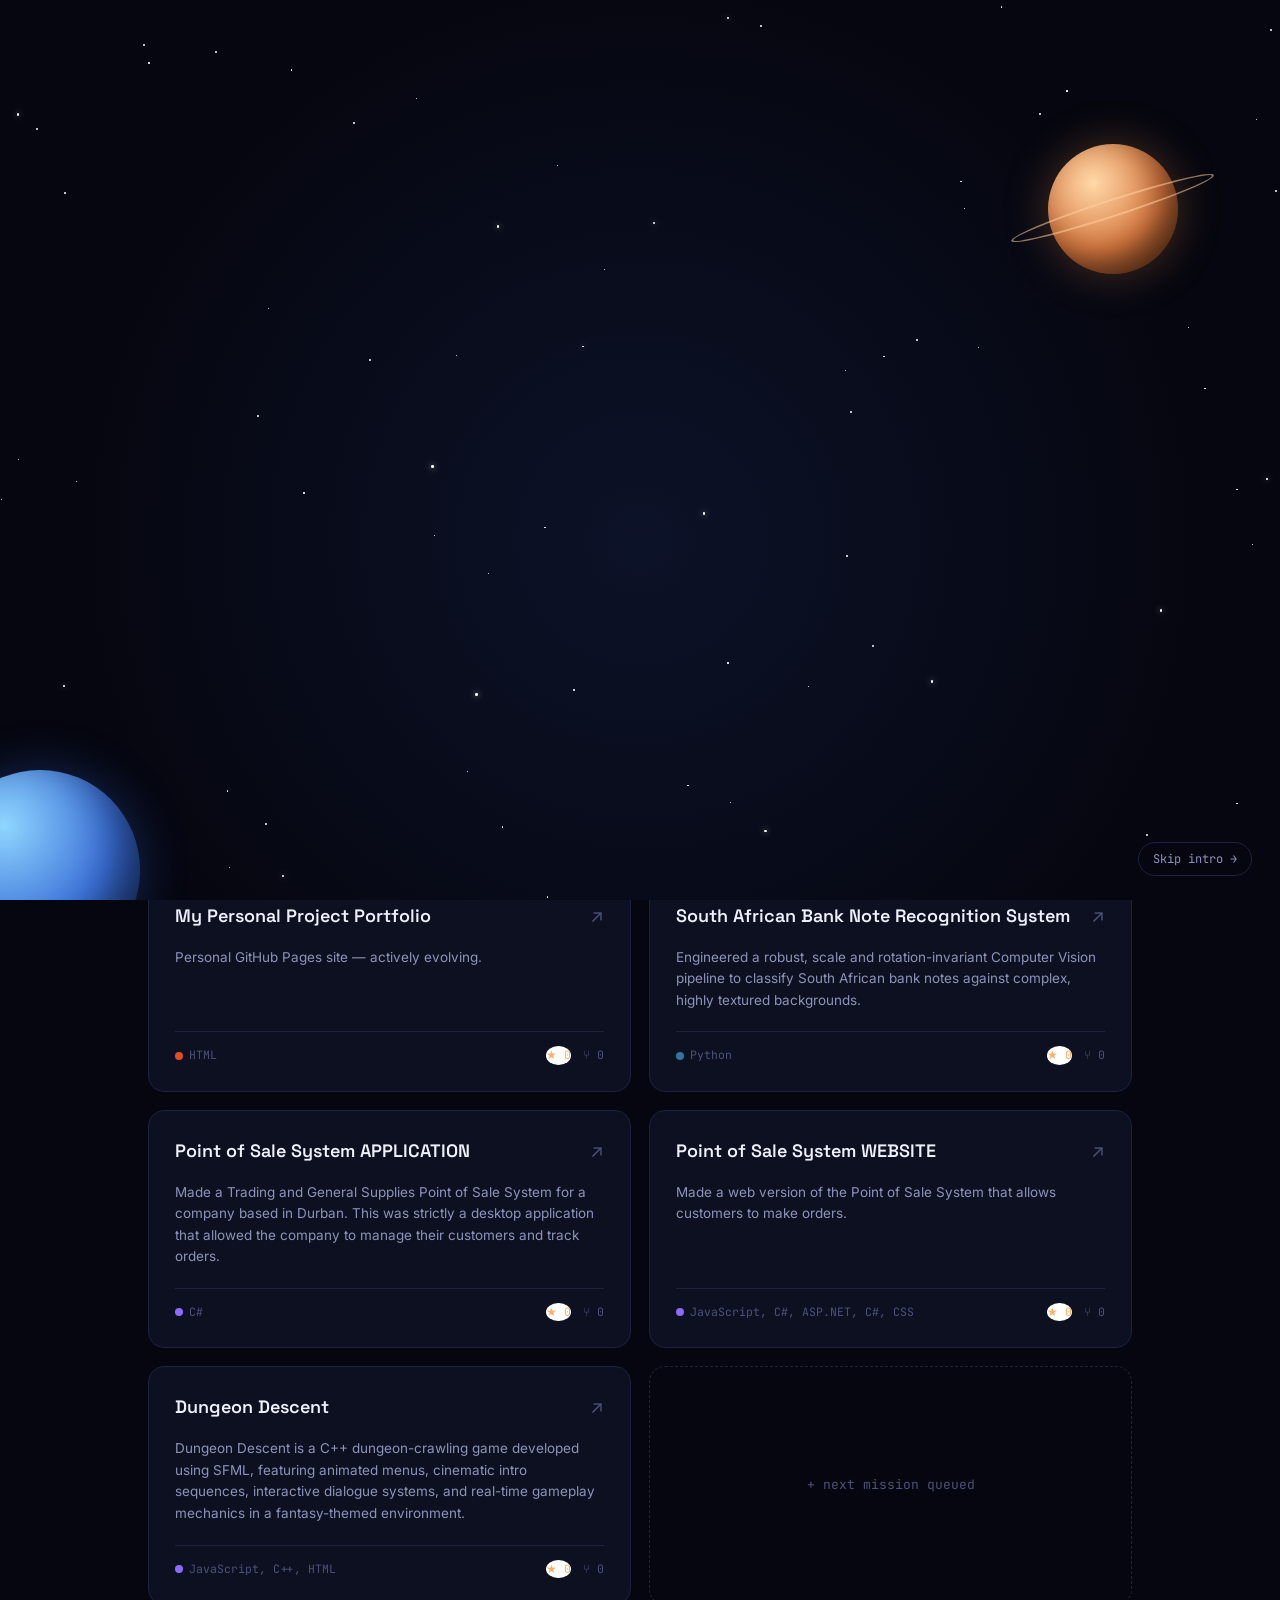
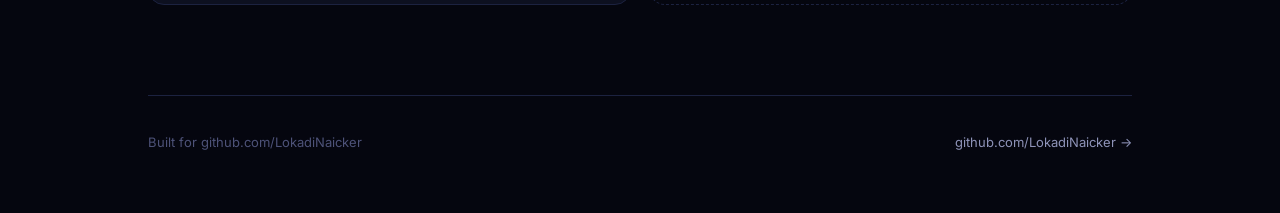
<file: index.html>
<!DOCTYPE html>
<html lang="en">
<head>
<meta charset="UTF-8" />
<meta name="viewport" content="width=device-width, initial-scale=1.0" />
<title>Lokadi Naicker — Projects</title>
<link rel="preconnect" href="https://fonts.googleapis.com">
<link rel="preconnect" href="https://fonts.gstatic.com" crossorigin>
<link href="https://fonts.googleapis.com/css2?family=Space+Grotesk:wght@500;600;700&family=Inter:wght@400;500;600&family=JetBrains+Mono:wght@400;500&display=swap" rel="stylesheet">
<style>
  :root{
    --bg: #05060f;
    --surface: #0d1020;
    --surface-2: #131a30;
    --ink: #eef0fb;
    --ink-dim: #8e93b8;
    --ink-faint: #4d5278;
    --cyan: #5eead4;
    --violet: #8b6bff;
    --warm: #ffb066;
    --line: #1c2240;
    --grad: linear-gradient(135deg, var(--cyan), var(--violet));

    --f-display: 'Space Grotesk', sans-serif;
    --f-body: 'Inter', sans-serif;
    --f-mono: 'JetBrains Mono', monospace;
  }

  *{ margin:0; padding:0; box-sizing:border-box; }
  html{ scroll-behavior:smooth; }

  body{
    background: var(--bg);
    color: var(--ink);
    font-family: var(--f-body);
    font-size:16px;
    line-height:1.6;
    -webkit-font-smoothing:antialiased;
  }

  a{ color:inherit; }
  :focus-visible{ outline:2px solid var(--warm); outline-offset:3px; }

  .wrap{ max-width:1040px; margin:0 auto; padding:0 28px; }

  /* ---------------- stars (shared) ---------------- */
  .star{
    position:absolute; border-radius:50%; background:#fff;
    animation-name: twinkle; animation-iteration-count: infinite; animation-timing-function: ease-in-out;
  }
  .star.bright{ box-shadow: 0 0 6px rgba(255,255,255,.8); }
  @keyframes twinkle{ 0%,100%{ opacity:.15; } 50%{ opacity:1; } }

  /* ---------------- nav ---------------- */
  nav{
    position:sticky; top:0; z-index:40;
    backdrop-filter: blur(10px);
    background: rgba(5,6,15,0.7);
    border-bottom:1px solid var(--line);
  }
  .nav-row{
    display:flex; align-items:center; justify-content:space-between;
    padding:18px 28px;
    max-width:1040px; margin:0 auto;
  }
  .nav-mark{ font-family:var(--f-display); font-weight:700; font-size:16px; letter-spacing:-0.01em; }
  .nav-mark span{ background:var(--grad); -webkit-background-clip:text; background-clip:text; color:transparent; }
  .nav-link{
    font-size:13px; color:var(--ink-dim); text-decoration:none;
    border:1px solid var(--line); padding:8px 14px; border-radius:100px;
    transition: border-color .15s ease, color .15s ease;
  }
  .nav-link:hover{ border-color:var(--cyan); color:var(--ink); }

  /* ---------------- hero ---------------- */
  .hero{ position:relative; overflow:hidden; padding:110px 0 90px; }
  .hero .starfield{ position:absolute; inset:0; overflow:hidden; pointer-events:none; z-index:0; }
  .nebula{
    position:absolute; width:480px; height:480px; border-radius:50%;
    background: var(--grad); filter: blur(130px); opacity:0.13;
    top:-200px; left:-180px; pointer-events:none; z-index:0; will-change: transform;
  }
  @media (prefers-reduced-motion: no-preference){ .nebula{ transition: transform .6s ease-out; } }

  .hero-planet{
    position:absolute; border-radius:50%; pointer-events:none; z-index:0;
    width:150px; height:150px; right:-30px; top:-20px;
    background: radial-gradient(circle at 34% 30%, #ffd9a8, #d9783f 55%, #5c2c14 100%);
    box-shadow: inset -16px -16px 34px rgba(0,0,0,.45), 0 0 50px rgba(255,150,80,.22);
  }
  .hero-planet::after{
    content:""; position:absolute; left:-32%; right:-32%; top:44%; height:13px;
    border:2px solid rgba(255,210,160,.45); border-radius:50%; transform: rotate(-18deg);
  }

  .hero-inner{ position:relative; z-index:1; }
  .eyebrow{
    font-family:var(--f-mono); font-size:12.5px; color:var(--ink-faint);
    letter-spacing:0.06em; text-transform:uppercase;
    display:flex; align-items:center; gap:8px; margin-bottom:22px;
  }
  .eyebrow .pulse{ width:7px; height:7px; border-radius:50%; background:#5fe3b3; flex-shrink:0; }
  @media (prefers-reduced-motion: no-preference){ .eyebrow .pulse{ animation: pulse 2.2s ease-in-out infinite; } }
  @keyframes pulse{ 0%,100%{ opacity:1; } 50%{ opacity:0.35; } }

  h1{
    font-family:var(--f-display); font-weight:700;
    font-size: clamp(40px, 6.4vw, 76px);
    line-height:1.03; letter-spacing:-0.02em;
    margin-bottom:24px; max-width:760px;
  }
  h1 .accent{ background:var(--grad); -webkit-background-clip:text; background-clip:text; color:transparent; }

  .lede{ font-size:17px; color:var(--ink-dim); max-width:520px; margin-bottom:38px; }

  .hero-actions{ display:flex; flex-wrap:wrap; gap:14px; }
  .btn{
    font-family:var(--f-body); font-weight:600; font-size:14px;
    padding:13px 22px; border-radius:10px;
    text-decoration:none; display:inline-flex; align-items:center; gap:8px;
    cursor:pointer; border:1px solid transparent;
    transition: transform .15s ease;
  }
  .btn-grad{ background:var(--grad); color:#05060f; }
  .btn-ghost{ background:var(--surface); border-color:var(--line); color:var(--ink); }
  .btn-ghost:hover{ border-color:var(--cyan); }
  .btn[data-magnetic]{ will-change: transform; }

  /* ---------------- stats ---------------- */
  .stats{
    display:flex; flex-wrap:wrap; gap:34px;
    padding:34px 0; border-top:1px solid var(--line); border-bottom:1px solid var(--line);
    margin-bottom:80px; position:relative; z-index:1;
  }
  .stat{ display:flex; flex-direction:column; gap:4px; }
  .stat-num{ font-family:var(--f-display); font-size:28px; font-weight:600; }
  .stat-label{ font-size:12px; color:var(--ink-faint); font-family:var(--f-mono); letter-spacing:0.04em; }

  /* ---------------- projects ---------------- */
  .section-head{
    display:flex; justify-content:space-between; align-items:baseline; flex-wrap:wrap; gap:14px;
    margin-bottom:30px;
  }
  .section-head h2{ font-family:var(--f-display); font-size:26px; font-weight:600; }
  .section-head p{ font-size:14px; color:var(--ink-faint); }

  .sort-row{ display:flex; gap:8px; }
  .chip{
    font-family:var(--f-mono); font-size:11.5px; color:var(--ink-dim);
    border:1px solid var(--line); background:var(--surface);
    padding:6px 12px; border-radius:100px; cursor:pointer;
  }
  .chip.active{ border-color:var(--warm); color:var(--warm); }

  .grid{
    display:grid; grid-template-columns: repeat(2, 1fr); gap:18px;
    margin-bottom:90px; perspective: 1200px;
  }
  @media (max-width:680px){ .grid{ grid-template-columns: 1fr; } }

  .card{
    position:relative; background: var(--surface); border:1px solid var(--line);
    border-radius:16px; padding:26px; text-decoration:none; color:var(--ink);
    display:flex; flex-direction:column;
    transform: rotateX(var(--ry, 0deg)) rotateY(var(--rx, 0deg));
    transition: transform .15s ease, border-color .2s ease;
    overflow:hidden;
  }
  .card::before{
    content:""; position:absolute; inset:0; border-radius:16px;
    background: radial-gradient(280px circle at var(--mx,50%) var(--my,50%), rgba(94,234,212,0.14), transparent 60%);
    opacity:0; transition: opacity .2s ease; pointer-events:none;
  }
  .card:hover::before, .card:focus-visible::before{ opacity:1; }

  .card-top{ display:flex; justify-content:space-between; align-items:flex-start; margin-bottom:16px; }
  .card-name{ font-family:var(--f-display); font-size:18px; font-weight:600; }
  .card-arrow{ color:var(--ink-faint); font-size:18px; transition: transform .15s ease, color .15s ease; }
  .card:hover .card-arrow{ transform: translate(3px,-3px); color:var(--warm); }

  .card-desc{ font-size:13.5px; color:var(--ink-dim); margin-bottom:20px; flex-grow:1; }

  .card-meta{
    display:flex; align-items:center; justify-content:space-between;
    font-family:var(--f-mono); font-size:11.5px; color:var(--ink-faint);
    border-top:1px solid var(--line); padding-top:14px; flex-wrap:wrap; gap:8px;
  }
  .lang{ display:inline-flex; align-items:center; gap:6px; }
  .lang-dot{ width:8px; height:8px; border-radius:50%; }
  .meta-right{ display:flex; gap:12px; }
  .meta-right .star{ color:var(--warm); position:static; animation:none; }

  .empty-slot{
    border:1px dashed var(--line); border-radius:16px;
    padding:26px; display:flex; align-items:center; justify-content:center;
    color:var(--ink-faint); font-size:13px; font-family:var(--f-mono); text-align:center;
  }

  /* ---------------- footer ---------------- */
  footer{
    border-top:1px solid var(--line); padding:36px 0 60px;
    display:flex; justify-content:space-between; flex-wrap:wrap; gap:14px;
    font-size:13px; color:var(--ink-faint);
  }
  footer a{ color:var(--ink-dim); text-decoration:none; }
  footer a:hover{ color:var(--ink); }

  /* ---------------- intro overlay ---------------- */
  .intro-overlay{
    position:fixed; inset:0; z-index:200;
    background: radial-gradient(circle at 50% 60%, #0c1228, var(--bg) 70%);
    overflow:hidden; transition: opacity .6s ease;
  }
  .intro-overlay.intro-done{ opacity:0; pointer-events:none; }
  .intro-scene{ position:relative; width:100%; height:100%; }

  .planet-depart{
    position:absolute; left:-60px; bottom:-70px; width:200px; height:200px; border-radius:50%;
    background: radial-gradient(circle at 32% 28%, #8fd6ff, #3a6fd8 55%, #142a66 100%);
    box-shadow: inset -18px -18px 40px rgba(0,0,0,.45), 0 0 50px rgba(63,120,255,.3);
    opacity:0; animation: fadeScaleIn .9s ease forwards;
  }
  .planet-dest{
    position:absolute; right:8%; top:16%; width:130px; height:130px; border-radius:50%;
    background: radial-gradient(circle at 35% 30%, #ffd9a8, #d9783f 55%, #5c2c14 100%);
    box-shadow: inset -14px -14px 32px rgba(0,0,0,.45), 0 0 46px rgba(255,150,80,.28);
    opacity:0; animation: fadeScaleIn .9s ease forwards; animation-delay:.2s;
  }
  .planet-dest::after{
    content:""; position:absolute; left:-32%; right:-32%; top:42%; height:14px;
    border:2px solid rgba(255,210,160,.55); border-radius:50%; transform: rotate(-18deg);
  }
  @keyframes fadeScaleIn{ from{ opacity:0; transform:scale(.88); } to{ opacity:1; transform:scale(1); } }

  .intro-scene .star-layer{ position:absolute; inset:0; overflow:hidden; }

  /* ---------------- rocket ---------------- */
  .rocket-wrap{
    position:absolute; left:6%; bottom:14%; width:30px; height:50px;
    transform: rotate(35deg) scale(.9); opacity:0;
  }
  .rocket-wrap.fly{ animation: rocketFlight 3.6s cubic-bezier(.45,0,.55,1) forwards; animation-delay:.5s; }
  @keyframes rocketFlight{
    0%{ left:6%; bottom:14%; transform: rotate(35deg) scale(.9); opacity:0; }
    8%{ opacity:1; }
    35%{ left:38%; bottom:46%; transform: rotate(15deg) scale(1); }
    70%{ left:66%; bottom:60%; transform: rotate(-6deg) scale(1.05); }
    100%{ left:84%; bottom:54%; transform: rotate(-18deg) scale(.55); opacity:0; }
  }
  .rocket{ position:relative; width:100%; height:100%; }
  .r-body{
    position:absolute; left:7px; top:8px; width:16px; height:30px;
    background: linear-gradient(180deg, #f4f5fc, #b9bedc); border-radius:8px 8px 4px 4px;
  }
  .r-nose{
    position:absolute; left:7px; top:-6px; width:0; height:0;
    border-left:8px solid transparent; border-right:8px solid transparent; border-bottom:14px solid var(--violet);
  }
  .r-window{
    position:absolute; left:11px; top:14px; width:7px; height:7px; border-radius:50%;
    background:var(--cyan); box-shadow:0 0 6px rgba(94,234,212,.85);
  }
  .r-fin-l{ position:absolute; left:1px; top:26px; width:0; height:0; border-top:9px solid transparent; border-right:9px solid var(--cyan); }
  .r-fin-r{ position:absolute; right:1px; top:26px; width:0; height:0; border-top:9px solid transparent; border-left:9px solid var(--cyan); }
  .r-flame{
    position:absolute; left:9px; top:34px; width:12px; height:17px;
    background: radial-gradient(circle at 50% 0%, #fff6c8, var(--warm) 55%, transparent 80%);
    border-radius:50% 50% 60% 60%; filter:blur(.5px);
    animation: flameFlicker .14s ease-in-out infinite alternate;
  }
  @keyframes flameFlicker{ from{ transform:scaleY(.85) scaleX(.9); } to{ transform:scaleY(1.18) scaleX(1.05); } }

  .warp-flash{
    position:absolute; right:11%; top:24%; width:10px; height:10px; border-radius:50%;
    background:#fff; opacity:0; pointer-events:none;
  }
  .warp-flash.go{ animation: warpFlash .5s ease-out forwards; animation-delay:3.9s; }
  @keyframes warpFlash{
    0%{ opacity:0; transform:scale(1); box-shadow:0 0 0 rgba(255,255,255,0); }
    40%{ opacity:1; transform:scale(1); box-shadow:0 0 60px 30px rgba(255,255,255,.9); }
    100%{ opacity:0; transform:scale(1); box-shadow:0 0 120px 70px rgba(255,255,255,0); }
  }

  .skip-intro{
    position:absolute; bottom:24px; right:28px;
    background:transparent; border:1px solid var(--line); color:var(--ink-dim);
    font-family:var(--f-mono); font-size:12px; padding:8px 14px; border-radius:100px;
    cursor:pointer; opacity:0; animation: fadeInSkip .4s ease forwards; animation-delay:1s;
  }
  .skip-intro:hover{ border-color:var(--warm); color:var(--ink); }
  @keyframes fadeInSkip{ to{ opacity:1; } }

  @media (max-width:680px){
    .planet-dest{ right:2%; width:100px; height:100px; }
    .hero-planet{ width:100px; height:100px; }
  }
</style>
</head>
<body>

<div class="intro-overlay" id="introOverlay">
  <div class="intro-scene">
    <div class="star-layer" id="introStars"></div>
    <div class="planet-depart"></div>
    <div class="planet-dest"></div>
    <div class="warp-flash" id="warpFlash"></div>
    <div class="rocket-wrap" id="rocketWrap">
      <div class="rocket">
        <div class="r-nose"></div>
        <div class="r-body"></div>
        <div class="r-window"></div>
        <div class="r-fin-l"></div>
        <div class="r-fin-r"></div>
        <div class="r-flame"></div>
      </div>
    </div>
  </div>
  <button class="skip-intro" id="skipIntro" type="button">Skip intro →</button>
</div>

<nav>
  <div class="nav-row">
    <div class="nav-mark">Lokadi<span> Naicker</span></div>
    <a class="nav-link" href="https://github.com/LokadiNaicker" target="_blank" rel="noopener">GitHub ↗</a>
  </div>
</nav>

<header class="hero">
  <div class="starfield" id="heroStars"></div>
  <div class="nebula" id="nebula" aria-hidden="true"></div>
  <div class="hero-planet" aria-hidden="true"></div>
  <div class="wrap hero-inner">
    <div class="eyebrow"><span class="pulse"></span> mission status: active · github.com/LokadiNaicker</div>
    <h1>Currently in <span class="accent">orbit</span>.</h1>
    <p class="lede">A live feed of what's launched on GitHub — pulled straight from mission control, no embellishment.</p>
    <div class="hero-actions">
      <a class="btn btn-grad" data-magnetic href="https://github.com/LokadiNaicker" target="_blank" rel="noopener">View GitHub profile</a>
      <button class="btn btn-ghost" data-magnetic id="toProjects" type="button">See Projects ↓</button>
    </div>
  </div>
</header>

<main class="wrap">

  <div class="stats" id="LANGUAGES">
    <div class="stat"><span class="stat-num" id="statRepos">C++</span><span class="stat-label"></span></div>
    <div class="stat"><span class="stat-num" id="statStars">JAVA</span><span class="stat-label"></span></div>
    <div class="stat"><span class="stat-num" id="statFollowers">HTML</span><span class="stat-label"></span></div>
    <div class="stat"><span class="stat-num" id="statLang">Python</span><span class="stat-label">TOP LANGUAGE</span></div>
  </div>

  <section id="projects">
    <div class="section-head">
      <div>
        <h2>Projects</h2>
        <p>Live from the GitHub API — updates automatically as new repos launch.</p>
      </div>
      <div class="sort-row">
        <button class="chip active" data-sort="stars" type="button">★ stars</button>
        <button class="chip" data-sort="updated" type="button">recent</button>
        <button class="chip" data-sort="name" type="button">a–z</button>
      </div>
    </div>
    <div class="grid" id="grid"><!-- populated by JS --></div>
  </section>

  <footer>
    <span>Built for github.com/LokadiNaicker</span>
    <a href="https://github.com/LokadiNaicker" target="_blank" rel="noopener">github.com/LokadiNaicker →</a>
  </footer>

</main>

<script>
(function(){
  "use strict";
  var USERNAME = "LokadiNaicker";
  var reduceMotion = window.matchMedia("(prefers-reduced-motion: reduce)").matches;

  /* real snapshot — always shown immediately, no waiting on network */
  var DEFAULT_USER = {
    public_repos: 1, followers: 2,
    avatar_url: "https://avatars.githubusercontent.com/u/199980539?v=4",
    bio: null
  };
  var DEFAULT_REPOS = [
    {
      name: "My Personal Project Portfolio",
      description: "Personal GitHub Pages site — actively evolving.",
      html_url: "https://github.com/LokadiNaicker/LokadiNaicker.github.io",
      language: "HTML",
      stargazers_count: 0,
      forks_count: 0,
      updated_at: null
    },

    {
    name: "South African Bank Note Recognition System",
    description: "Engineered a robust, scale and rotation-invariant Computer Vision pipeline to classify South African bank notes against complex, highly textured backgrounds.",
    html_url: "https://github.com/ArjunRamphal/COMP702Project",
    language: "Python",
    stargazers_count: 0,
    forks_count: 0,
    updated_at: null
    },

    {
    name: "Point of Sale System APPLICATION",
    description: "Made a Trading and General Supplies Point of Sale System for a company based in Durban. This was strictly a desktop application that allowed the company to manage their customers and track orders.",
    html_url: "https://github.com/ArjunRamphal/DnD-Trading",
    language: "C#",
    stargazers_count: 0,
    forks_count: 0,
    updated_at: null
    },

    {
    name: "Point of Sale System WEBSITE",
    description: "Made a web version of the Point of Sale System that allows customers to make orders.",
    html_url: "https://github.com/ArjunRamphal/DNDWebsite",
    language: "JavaScript, C#, ASP.NET, C#, CSS",
    stargazers_count: 0,
    forks_count: 0,
    updated_at: null
    },

    {
    name: "Dungeon Descent",
    description: "Dungeon Descent is a C++ dungeon-crawling game developed using SFML, featuring animated menus, cinematic intro sequences, interactive dialogue systems, and real-time gameplay mechanics in a fantasy-themed environment.",
    html_url: "https://github.com/ArjunRamphal/Dungeon_Descent",
    language: "JavaScript, C++, HTML",
    stargazers_count: 0,
    forks_count: 0,
    updated_at: null
    }
 

  ];

  var repoData = DEFAULT_REPOS.slice();
  var userData = DEFAULT_USER;

  var LANG_COLORS = {
    JavaScript:"#f1e05a", TypeScript:"#3178c6", Python:"#3572A5", HTML:"#e34c26",
    CSS:"#563d7c", Go:"#00ADD8", Rust:"#dea584", Java:"#b07219", "C++":"#f34b7d",
    C:"#9c9c9c", Shell:"#89e051", Ruby:"#701516", PHP:"#4F5D95", Swift:"#F05138",
    Kotlin:"#A97BFF", Vue:"#41b883"
  };
  function langColor(l){ return LANG_COLORS[l] || "#8b6bff"; }

  function escapeHtml(s){
    return String(s).replace(/[&<>"']/g, function(c){
      return ({"&":"&amp;","<":"&lt;",">":"&gt;",'"':"&quot;","'":"&#39;"})[c];
    });
  }
  function timeAgo(dateStr){
    if(!dateStr) return null;
    var diff = (Date.now() - new Date(dateStr).getTime()) / 1000;
    if(diff < 60) return Math.floor(diff) + "s ago";
    diff /= 60; if(diff < 60) return Math.floor(diff) + "m ago";
    diff /= 60; if(diff < 24) return Math.floor(diff) + "h ago";
    diff /= 24; if(diff < 30) return Math.floor(diff) + "d ago";
    diff /= 30; if(diff < 12) return Math.floor(diff) + "mo ago";
    diff /= 12; return Math.floor(diff) + "y ago";
  }

  function renderStats(){
    var totalStars = repoData.reduce(function(s,r){ return s + (r.stargazers_count||0); }, 0);
    var langCount = {};
    repoData.forEach(function(r){ if(r.language) langCount[r.language] = (langCount[r.language]||0)+1; });
    var topLang = Object.keys(langCount).sort(function(a,b){ return langCount[b]-langCount[a]; })[0] || "n/a";

    document.getElementById("statRepos").textContent = userData.public_repos;
    document.getElementById("statStars").textContent = totalStars;
    document.getElementById("statFollowers").textContent = userData.followers;
    document.getElementById("statLang").textContent = topLang;
  }

  function renderGrid(list){
    var grid = document.getElementById("grid");
    if(!list.length){
      grid.innerHTML = '<div class="empty-slot">no missions logged yet — check back soon</div>';
      return;
    }
    var html = list.map(function(repo){
      var desc = repo.description ? escapeHtml(repo.description) : "No description yet.";
      var lang = repo.language;
      var langHtml = lang
        ? '<span class="lang"><span class="lang-dot" style="background:' + langColor(lang) + '"></span>' + escapeHtml(lang) + '</span>'
        : '<span></span>';
      var ago = timeAgo(repo.updated_at);
      return (
        '<a class="card" href="' + repo.html_url + '" target="_blank" rel="noopener">' +
          '<div class="card-top"><span class="card-name">' + escapeHtml(repo.name) + '</span><span class="card-arrow">↗</span></div>' +
          '<div class="card-desc">' + desc + '</div>' +
          '<div class="card-meta">' + langHtml +
            '<span class="meta-right">' +
              (ago ? '<span>' + ago + '</span>' : '') +
              '<span class="star">★ ' + (repo.stargazers_count||0) + '</span>' +
              '<span>⑂ ' + (repo.forks_count||0) + '</span>' +
            '</span>' +
          '</div>' +
        '</a>'
      );
    }).join("");
    html += '<div class="empty-slot">+ next mission queued</div>';
    grid.innerHTML = html;
  }

  function sortAndRender(key){
    var sorted = repoData.slice();
    if(key === "stars") sorted.sort(function(a,b){ return (b.stargazers_count||0)-(a.stargazers_count||0); });
    else if(key === "updated") sorted.sort(function(a,b){ return new Date(b.updated_at||0)-new Date(a.updated_at||0); });
    else if(key === "name") sorted.sort(function(a,b){ return a.name.localeCompare(b.name); });
    renderGrid(sorted);
  }

  document.querySelectorAll(".chip").forEach(function(btn){
    btn.addEventListener("click", function(){
      document.querySelectorAll(".chip").forEach(function(b){ b.classList.remove("active"); });
      btn.classList.add("active");
      sortAndRender(btn.dataset.sort);
    });
  });

  document.getElementById("toProjects").addEventListener("click", function(){
    document.getElementById("projects").scrollIntoView({ behavior: reduceMotion ? "auto" : "smooth" });
  });

  /* ---------------- starfield generator ---------------- */
  function createStars(container, count){
    if(!container) return;
    for(var i=0;i<count;i++){
      var s = document.createElement("div");
      var bright = Math.random() < 0.15;
      s.className = "star" + (bright ? " bright" : "");
      var size = bright ? (1.6 + Math.random()*1.4) : (1 + Math.random()*1.2);
      s.style.width = size + "px";
      s.style.height = size + "px";
      s.style.left = (Math.random()*100).toFixed(1) + "%";
      s.style.top = (Math.random()*100).toFixed(1) + "%";
      var dur = 2 + Math.random()*3.5;
      s.style.animationDuration = dur.toFixed(1) + "s";
      s.style.animationDelay = (-Math.random()*dur).toFixed(1) + "s";
      container.appendChild(s);
    }
  }
  createStars(document.getElementById("introStars"), reduceMotion ? 40 : 70);
  createStars(document.getElementById("heroStars"), reduceMotion ? 0 : 35);

  /* ---------------- intro sequence ---------------- */
  var introOverlay = document.getElementById("introOverlay");
  var skipBtn = document.getElementById("skipIntro");
  var rocketWrap = document.getElementById("rocketWrap");
  var warpFlash = document.getElementById("warpFlash");

  function endIntro(){
    if(!introOverlay || introOverlay.dataset.done) return;
    introOverlay.dataset.done = "1";
    introOverlay.classList.add("intro-done");
    document.body.style.overflow = "";
    setTimeout(function(){ introOverlay.style.display = "none"; }, 650);
  }

  if(reduceMotion){
    if(introOverlay) introOverlay.style.display = "none";
  } else if(introOverlay){
    document.body.style.overflow = "hidden";
    rocketWrap.classList.add("fly");
    warpFlash.classList.add("go");
    skipBtn.addEventListener("click", endIntro);
    setTimeout(endIntro, 4400);
  }

  renderStats();
  sortAndRender("stars");

  /* attempt to refresh live from the GitHub API; silently keep snapshot on failure */
  Promise.all([
    fetch("https://api.github.com/users/" + USERNAME).then(function(r){ if(!r.ok) throw 0; return r.json(); }),
    fetch("https://api.github.com/users/" + USERNAME + "/repos?per_page=100&sort=updated").then(function(r){ if(!r.ok) throw 0; return r.json(); })
  ]).then(function(results){
    userData = results[0] || userData;
    if(Array.isArray(results[1]) && results[1].length){ repoData = results[1]; 

   repoData.push(
{
    name: "South African Bank Note Recognition System",
    description: "Engineered a robust, scale and rotation-invariant Computer Vision pipeline to classify South African bank notes against complex, highly textured backgrounds.",
    html_url: "https://github.com/ArjunRamphal/COMP702Project",
    language: "Python",
    stargazers_count: 0,
    forks_count: 0,
    updated_at: null
},
{
    name: "Point of Sale System APPLICATION",
    description: "Developed a Point of Sale desktop application for a Durban-based trading and general supplies company. The system manages customers, orders and business operations.",
    html_url: "https://github.com/ArjunRamphal/DnD-Trading",
    language: "C#",
    stargazers_count: 0,
    forks_count: 0,
    updated_at: null
},
{
    name: "Point of Sale System WEBSITE",
    description: "Developed a web-based Point of Sale platform allowing customers to place and manage orders online.",
    html_url: "https://github.com/ArjunRamphal/DNDWebsite",
    language: "JavaScript, ASP.NET, C#, CSS",
    stargazers_count: 0,
    forks_count: 0,
    updated_at: null
},
{
    name: "Dungeon Descent",
    description: "Dungeon Descent is a C++ dungeon-crawling game developed using SFML, featuring animated menus, cinematic intro sequences, interactive dialogue systems, and real-time gameplay mechanics in a fantasy-themed environment.",
    html_url: "https://github.com/ArjunRamphal/Dungeon_Descent",
    language: "JavaScript, C++, HTML",
    stargazers_count: 0,
    forks_count: 0,
    updated_at: null
}


);

    }
    renderStats();
    var active = document.querySelector(".chip.active");
    sortAndRender(active ? active.dataset.sort : "stars");
  }).catch(function(){ /* keep static snapshot, no error shown to user */ });

  /* ---------------- card tilt + spotlight ---------------- */
  if(!reduceMotion){
    document.addEventListener("pointermove", function(e){
      var card = e.target.closest && e.target.closest(".card");
      if(!card) return;
      var rect = card.getBoundingClientRect();
      var x = (e.clientX - rect.left) / rect.width;
      var y = (e.clientY - rect.top) / rect.height;
      card.style.setProperty("--rx", ((x-0.5)*8).toFixed(2) + "deg");
      card.style.setProperty("--ry", ((0.5-y)*8).toFixed(2) + "deg");
      card.style.setProperty("--mx", (x*100).toFixed(1) + "%");
      card.style.setProperty("--my", (y*100).toFixed(1) + "%");
    });
    document.addEventListener("pointerleave", function(e){
      var card = e.target.closest && e.target.closest(".card");
      if(card){ card.style.setProperty("--rx","0deg"); card.style.setProperty("--ry","0deg"); }
    }, true);

    document.querySelectorAll("[data-magnetic]").forEach(function(btn){
      btn.addEventListener("pointermove", function(e){
        var r = btn.getBoundingClientRect();
        var mx = e.clientX - (r.left + r.width/2);
        var my = e.clientY - (r.top + r.height/2);
        btn.style.transform = "translate(" + (mx*0.18).toFixed(1) + "px," + (my*0.25).toFixed(1) + "px)";
      });
      btn.addEventListener("pointerleave", function(){ btn.style.transform = "translate(0,0)"; });
    });

    document.addEventListener("pointermove", function(e){
      var nebula = document.getElementById("nebula");
      var x = (e.clientX / window.innerWidth - 0.5) * 40;
      var y = (e.clientY / window.innerHeight - 0.5) * 40;
      nebula.style.transform = "translate(" + x.toFixed(1) + "px," + y.toFixed(1) + "px)";
    });
  }
})();
</script>

</body>
</html>
</file>
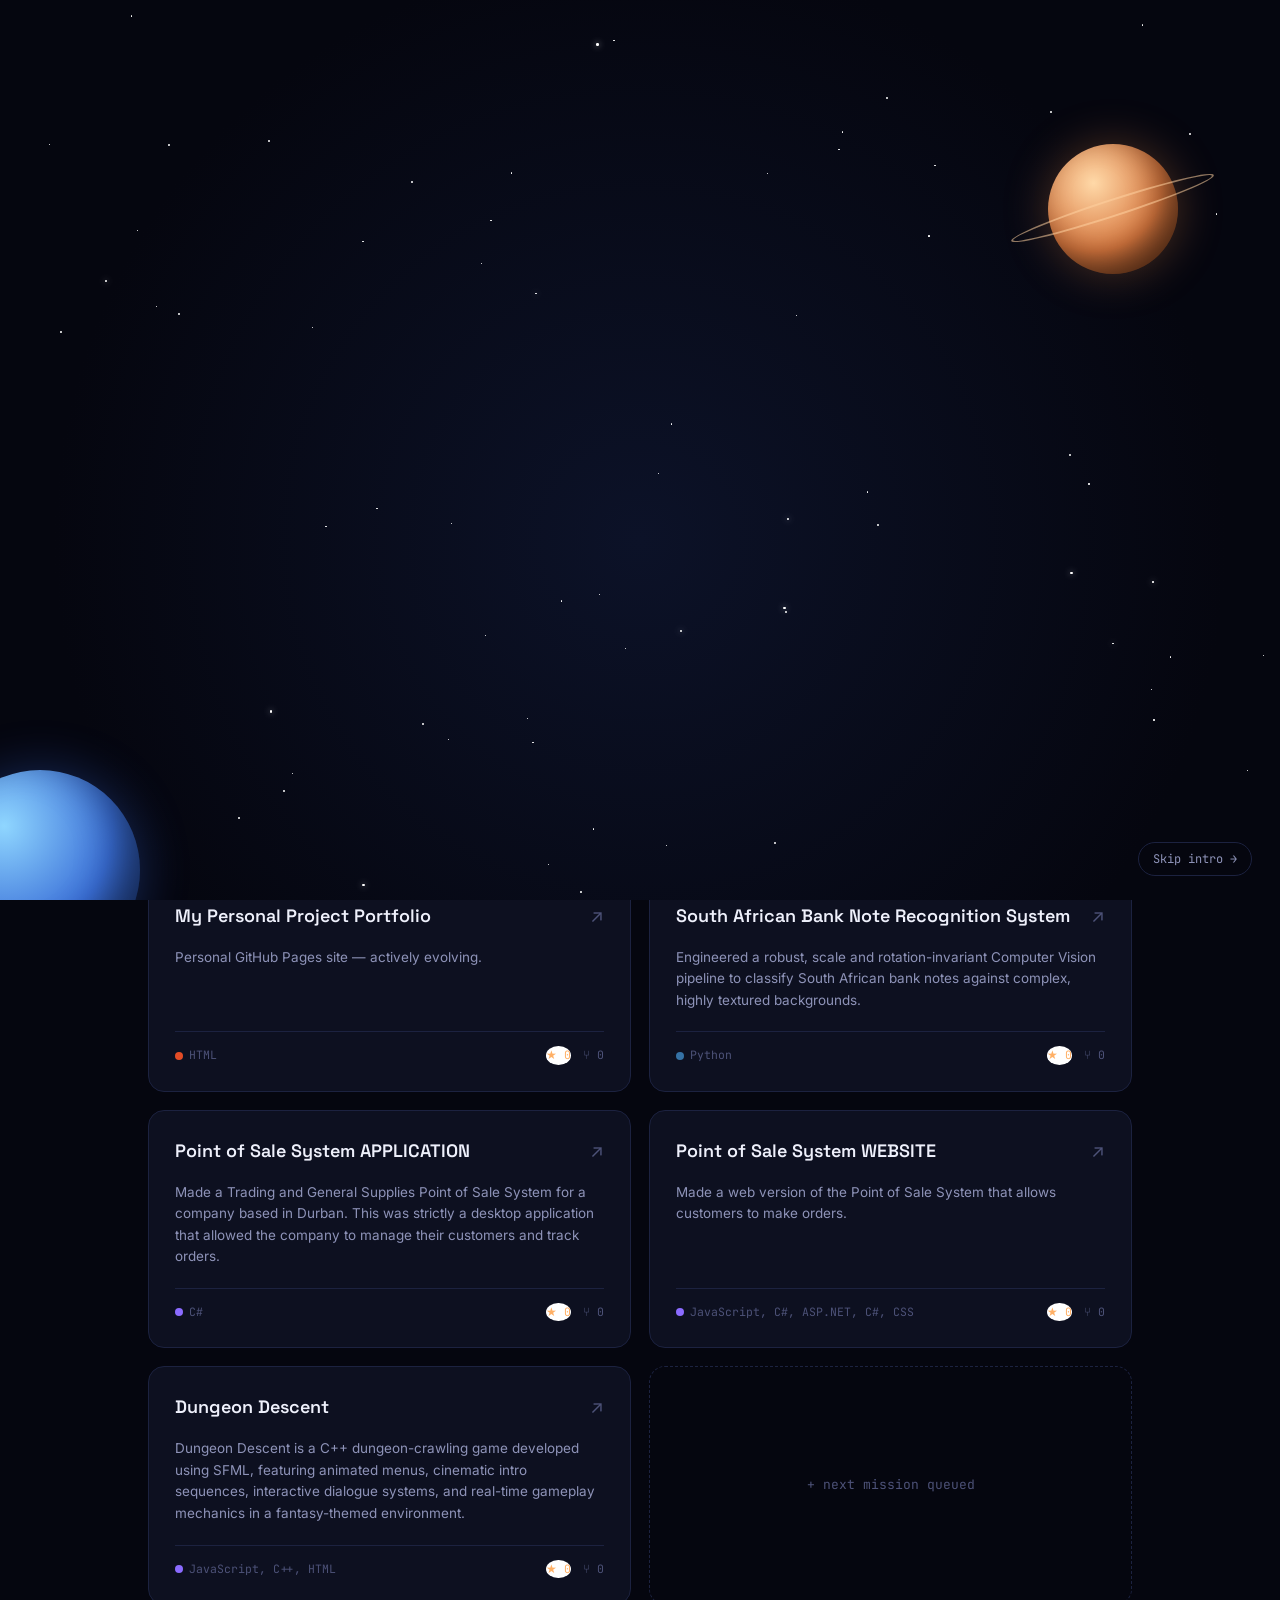
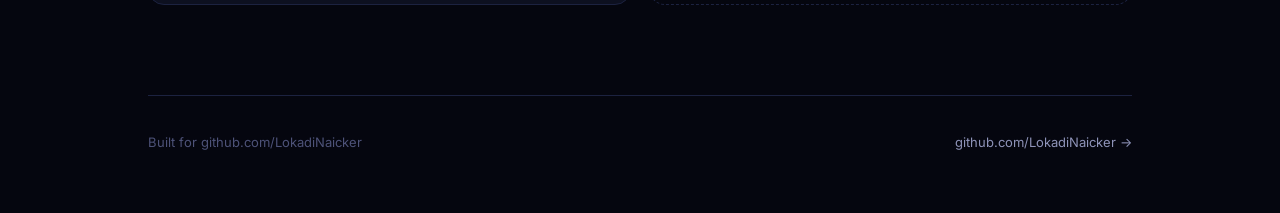
<file: Loki-25-ai.github.io-main/index.html>
<!DOCTYPE html>
<html lang="en">
<head>
<meta charset="UTF-8" />
<meta name="viewport" content="width=device-width, initial-scale=1.0" />
<title>Lokadi Naicker — Projects</title>
<link rel="preconnect" href="https://fonts.googleapis.com">
<link rel="preconnect" href="https://fonts.gstatic.com" crossorigin>
<link href="https://fonts.googleapis.com/css2?family=Space+Grotesk:wght@500;600;700&family=Inter:wght@400;500;600&family=JetBrains+Mono:wght@400;500&display=swap" rel="stylesheet">
<style>
  :root{
    --bg: #05060f;
    --surface: #0d1020;
    --surface-2: #131a30;
    --ink: #eef0fb;
    --ink-dim: #8e93b8;
    --ink-faint: #4d5278;
    --cyan: #5eead4;
    --violet: #8b6bff;
    --warm: #ffb066;
    --line: #1c2240;
    --grad: linear-gradient(135deg, var(--cyan), var(--violet));

    --f-display: 'Space Grotesk', sans-serif;
    --f-body: 'Inter', sans-serif;
    --f-mono: 'JetBrains Mono', monospace;
  }

  *{ margin:0; padding:0; box-sizing:border-box; }
  html{ scroll-behavior:smooth; }

  body{
    background: var(--bg);
    color: var(--ink);
    font-family: var(--f-body);
    font-size:16px;
    line-height:1.6;
    -webkit-font-smoothing:antialiased;
  }

  a{ color:inherit; }
  :focus-visible{ outline:2px solid var(--warm); outline-offset:3px; }

  .wrap{ max-width:1040px; margin:0 auto; padding:0 28px; }

  /* ---------------- stars (shared) ---------------- */
  .star{
    position:absolute; border-radius:50%; background:#fff;
    animation-name: twinkle; animation-iteration-count: infinite; animation-timing-function: ease-in-out;
  }
  .star.bright{ box-shadow: 0 0 6px rgba(255,255,255,.8); }
  @keyframes twinkle{ 0%,100%{ opacity:.15; } 50%{ opacity:1; } }

  /* ---------------- nav ---------------- */
  nav{
    position:sticky; top:0; z-index:40;
    backdrop-filter: blur(10px);
    background: rgba(5,6,15,0.7);
    border-bottom:1px solid var(--line);
  }
  .nav-row{
    display:flex; align-items:center; justify-content:space-between;
    padding:18px 28px;
    max-width:1040px; margin:0 auto;
  }
  .nav-mark{ font-family:var(--f-display); font-weight:700; font-size:16px; letter-spacing:-0.01em; }
  .nav-mark span{ background:var(--grad); -webkit-background-clip:text; background-clip:text; color:transparent; }
  .nav-link{
    font-size:13px; color:var(--ink-dim); text-decoration:none;
    border:1px solid var(--line); padding:8px 14px; border-radius:100px;
    transition: border-color .15s ease, color .15s ease;
  }
  .nav-link:hover{ border-color:var(--cyan); color:var(--ink); }

  /* ---------------- hero ---------------- */
  .hero{ position:relative; overflow:hidden; padding:110px 0 90px; }
  .hero .starfield{ position:absolute; inset:0; overflow:hidden; pointer-events:none; z-index:0; }
  .nebula{
    position:absolute; width:480px; height:480px; border-radius:50%;
    background: var(--grad); filter: blur(130px); opacity:0.13;
    top:-200px; left:-180px; pointer-events:none; z-index:0; will-change: transform;
  }
  @media (prefers-reduced-motion: no-preference){ .nebula{ transition: transform .6s ease-out; } }

  .hero-planet{
    position:absolute; border-radius:50%; pointer-events:none; z-index:0;
    width:150px; height:150px; right:-30px; top:-20px;
    background: radial-gradient(circle at 34% 30%, #ffd9a8, #d9783f 55%, #5c2c14 100%);
    box-shadow: inset -16px -16px 34px rgba(0,0,0,.45), 0 0 50px rgba(255,150,80,.22);
  }
  .hero-planet::after{
    content:""; position:absolute; left:-32%; right:-32%; top:44%; height:13px;
    border:2px solid rgba(255,210,160,.45); border-radius:50%; transform: rotate(-18deg);
  }

  .hero-inner{ position:relative; z-index:1; }
  .eyebrow{
    font-family:var(--f-mono); font-size:12.5px; color:var(--ink-faint);
    letter-spacing:0.06em; text-transform:uppercase;
    display:flex; align-items:center; gap:8px; margin-bottom:22px;
  }
  .eyebrow .pulse{ width:7px; height:7px; border-radius:50%; background:#5fe3b3; flex-shrink:0; }
  @media (prefers-reduced-motion: no-preference){ .eyebrow .pulse{ animation: pulse 2.2s ease-in-out infinite; } }
  @keyframes pulse{ 0%,100%{ opacity:1; } 50%{ opacity:0.35; } }

  h1{
    font-family:var(--f-display); font-weight:700;
    font-size: clamp(40px, 6.4vw, 76px);
    line-height:1.03; letter-spacing:-0.02em;
    margin-bottom:24px; max-width:760px;
  }
  h1 .accent{ background:var(--grad); -webkit-background-clip:text; background-clip:text; color:transparent; }

  .lede{ font-size:17px; color:var(--ink-dim); max-width:520px; margin-bottom:38px; }

  .hero-actions{ display:flex; flex-wrap:wrap; gap:14px; }
  .btn{
    font-family:var(--f-body); font-weight:600; font-size:14px;
    padding:13px 22px; border-radius:10px;
    text-decoration:none; display:inline-flex; align-items:center; gap:8px;
    cursor:pointer; border:1px solid transparent;
    transition: transform .15s ease;
  }
  .btn-grad{ background:var(--grad); color:#05060f; }
  .btn-ghost{ background:var(--surface); border-color:var(--line); color:var(--ink); }
  .btn-ghost:hover{ border-color:var(--cyan); }
  .btn[data-magnetic]{ will-change: transform; }

  /* ---------------- stats ---------------- */
  .stats{
    display:flex; flex-wrap:wrap; gap:34px;
    padding:34px 0; border-top:1px solid var(--line); border-bottom:1px solid var(--line);
    margin-bottom:80px; position:relative; z-index:1;
  }
  .stat{ display:flex; flex-direction:column; gap:4px; }
  .stat-num{ font-family:var(--f-display); font-size:28px; font-weight:600; }
  .stat-label{ font-size:12px; color:var(--ink-faint); font-family:var(--f-mono); letter-spacing:0.04em; }

  /* ---------------- projects ---------------- */
  .section-head{
    display:flex; justify-content:space-between; align-items:baseline; flex-wrap:wrap; gap:14px;
    margin-bottom:30px;
  }
  .section-head h2{ font-family:var(--f-display); font-size:26px; font-weight:600; }
  .section-head p{ font-size:14px; color:var(--ink-faint); }

  .sort-row{ display:flex; gap:8px; }
  .chip{
    font-family:var(--f-mono); font-size:11.5px; color:var(--ink-dim);
    border:1px solid var(--line); background:var(--surface);
    padding:6px 12px; border-radius:100px; cursor:pointer;
  }
  .chip.active{ border-color:var(--warm); color:var(--warm); }

  .grid{
    display:grid; grid-template-columns: repeat(2, 1fr); gap:18px;
    margin-bottom:90px; perspective: 1200px;
  }
  @media (max-width:680px){ .grid{ grid-template-columns: 1fr; } }

  .card{
    position:relative; background: var(--surface); border:1px solid var(--line);
    border-radius:16px; padding:26px; text-decoration:none; color:var(--ink);
    display:flex; flex-direction:column;
    transform: rotateX(var(--ry, 0deg)) rotateY(var(--rx, 0deg));
    transition: transform .15s ease, border-color .2s ease;
    overflow:hidden;
  }
  .card::before{
    content:""; position:absolute; inset:0; border-radius:16px;
    background: radial-gradient(280px circle at var(--mx,50%) var(--my,50%), rgba(94,234,212,0.14), transparent 60%);
    opacity:0; transition: opacity .2s ease; pointer-events:none;
  }
  .card:hover::before, .card:focus-visible::before{ opacity:1; }

  .card-top{ display:flex; justify-content:space-between; align-items:flex-start; margin-bottom:16px; }
  .card-name{ font-family:var(--f-display); font-size:18px; font-weight:600; }
  .card-arrow{ color:var(--ink-faint); font-size:18px; transition: transform .15s ease, color .15s ease; }
  .card:hover .card-arrow{ transform: translate(3px,-3px); color:var(--warm); }

  .card-desc{ font-size:13.5px; color:var(--ink-dim); margin-bottom:20px; flex-grow:1; }

  .card-meta{
    display:flex; align-items:center; justify-content:space-between;
    font-family:var(--f-mono); font-size:11.5px; color:var(--ink-faint);
    border-top:1px solid var(--line); padding-top:14px; flex-wrap:wrap; gap:8px;
  }
  .lang{ display:inline-flex; align-items:center; gap:6px; }
  .lang-dot{ width:8px; height:8px; border-radius:50%; }
  .meta-right{ display:flex; gap:12px; }
  .meta-right .star{ color:var(--warm); position:static; animation:none; }

  .empty-slot{
    border:1px dashed var(--line); border-radius:16px;
    padding:26px; display:flex; align-items:center; justify-content:center;
    color:var(--ink-faint); font-size:13px; font-family:var(--f-mono); text-align:center;
  }

  /* ---------------- footer ---------------- */
  footer{
    border-top:1px solid var(--line); padding:36px 0 60px;
    display:flex; justify-content:space-between; flex-wrap:wrap; gap:14px;
    font-size:13px; color:var(--ink-faint);
  }
  footer a{ color:var(--ink-dim); text-decoration:none; }
  footer a:hover{ color:var(--ink); }

  /* ---------------- intro overlay ---------------- */
  .intro-overlay{
    position:fixed; inset:0; z-index:200;
    background: radial-gradient(circle at 50% 60%, #0c1228, var(--bg) 70%);
    overflow:hidden; transition: opacity .6s ease;
  }
  .intro-overlay.intro-done{ opacity:0; pointer-events:none; }
  .intro-scene{ position:relative; width:100%; height:100%; }

  .planet-depart{
    position:absolute; left:-60px; bottom:-70px; width:200px; height:200px; border-radius:50%;
    background: radial-gradient(circle at 32% 28%, #8fd6ff, #3a6fd8 55%, #142a66 100%);
    box-shadow: inset -18px -18px 40px rgba(0,0,0,.45), 0 0 50px rgba(63,120,255,.3);
    opacity:0; animation: fadeScaleIn .9s ease forwards;
  }
  .planet-dest{
    position:absolute; right:8%; top:16%; width:130px; height:130px; border-radius:50%;
    background: radial-gradient(circle at 35% 30%, #ffd9a8, #d9783f 55%, #5c2c14 100%);
    box-shadow: inset -14px -14px 32px rgba(0,0,0,.45), 0 0 46px rgba(255,150,80,.28);
    opacity:0; animation: fadeScaleIn .9s ease forwards; animation-delay:.2s;
  }
  .planet-dest::after{
    content:""; position:absolute; left:-32%; right:-32%; top:42%; height:14px;
    border:2px solid rgba(255,210,160,.55); border-radius:50%; transform: rotate(-18deg);
  }
  @keyframes fadeScaleIn{ from{ opacity:0; transform:scale(.88); } to{ opacity:1; transform:scale(1); } }

  .intro-scene .star-layer{ position:absolute; inset:0; overflow:hidden; }

  /* ---------------- rocket ---------------- */
  .rocket-wrap{
    position:absolute; left:6%; bottom:14%; width:30px; height:50px;
    transform: rotate(35deg) scale(.9); opacity:0;
  }
  .rocket-wrap.fly{ animation: rocketFlight 3.6s cubic-bezier(.45,0,.55,1) forwards; animation-delay:.5s; }
  @keyframes rocketFlight{
    0%{ left:6%; bottom:14%; transform: rotate(35deg) scale(.9); opacity:0; }
    8%{ opacity:1; }
    35%{ left:38%; bottom:46%; transform: rotate(15deg) scale(1); }
    70%{ left:66%; bottom:60%; transform: rotate(-6deg) scale(1.05); }
    100%{ left:84%; bottom:54%; transform: rotate(-18deg) scale(.55); opacity:0; }
  }
  .rocket{ position:relative; width:100%; height:100%; }
  .r-body{
    position:absolute; left:7px; top:8px; width:16px; height:30px;
    background: linear-gradient(180deg, #f4f5fc, #b9bedc); border-radius:8px 8px 4px 4px;
  }
  .r-nose{
    position:absolute; left:7px; top:-6px; width:0; height:0;
    border-left:8px solid transparent; border-right:8px solid transparent; border-bottom:14px solid var(--violet);
  }
  .r-window{
    position:absolute; left:11px; top:14px; width:7px; height:7px; border-radius:50%;
    background:var(--cyan); box-shadow:0 0 6px rgba(94,234,212,.85);
  }
  .r-fin-l{ position:absolute; left:1px; top:26px; width:0; height:0; border-top:9px solid transparent; border-right:9px solid var(--cyan); }
  .r-fin-r{ position:absolute; right:1px; top:26px; width:0; height:0; border-top:9px solid transparent; border-left:9px solid var(--cyan); }
  .r-flame{
    position:absolute; left:9px; top:34px; width:12px; height:17px;
    background: radial-gradient(circle at 50% 0%, #fff6c8, var(--warm) 55%, transparent 80%);
    border-radius:50% 50% 60% 60%; filter:blur(.5px);
    animation: flameFlicker .14s ease-in-out infinite alternate;
  }
  @keyframes flameFlicker{ from{ transform:scaleY(.85) scaleX(.9); } to{ transform:scaleY(1.18) scaleX(1.05); } }

  .warp-flash{
    position:absolute; right:11%; top:24%; width:10px; height:10px; border-radius:50%;
    background:#fff; opacity:0; pointer-events:none;
  }
  .warp-flash.go{ animation: warpFlash .5s ease-out forwards; animation-delay:3.9s; }
  @keyframes warpFlash{
    0%{ opacity:0; transform:scale(1); box-shadow:0 0 0 rgba(255,255,255,0); }
    40%{ opacity:1; transform:scale(1); box-shadow:0 0 60px 30px rgba(255,255,255,.9); }
    100%{ opacity:0; transform:scale(1); box-shadow:0 0 120px 70px rgba(255,255,255,0); }
  }

  .skip-intro{
    position:absolute; bottom:24px; right:28px;
    background:transparent; border:1px solid var(--line); color:var(--ink-dim);
    font-family:var(--f-mono); font-size:12px; padding:8px 14px; border-radius:100px;
    cursor:pointer; opacity:0; animation: fadeInSkip .4s ease forwards; animation-delay:1s;
  }
  .skip-intro:hover{ border-color:var(--warm); color:var(--ink); }
  @keyframes fadeInSkip{ to{ opacity:1; } }

  @media (max-width:680px){
    .planet-dest{ right:2%; width:100px; height:100px; }
    .hero-planet{ width:100px; height:100px; }
  }
</style>
</head>
<body>

<div class="intro-overlay" id="introOverlay">
  <div class="intro-scene">
    <div class="star-layer" id="introStars"></div>
    <div class="planet-depart"></div>
    <div class="planet-dest"></div>
    <div class="warp-flash" id="warpFlash"></div>
    <div class="rocket-wrap" id="rocketWrap">
      <div class="rocket">
        <div class="r-nose"></div>
        <div class="r-body"></div>
        <div class="r-window"></div>
        <div class="r-fin-l"></div>
        <div class="r-fin-r"></div>
        <div class="r-flame"></div>
      </div>
    </div>
  </div>
  <button class="skip-intro" id="skipIntro" type="button">Skip intro →</button>
</div>

<nav>
  <div class="nav-row">
    <div class="nav-mark">Lokadi<span> Naicker</span></div>
    <a class="nav-link" href="https://github.com/LokadiNaicker" target="_blank" rel="noopener">GitHub ↗</a>
  </div>
</nav>

<header class="hero">
  <div class="starfield" id="heroStars"></div>
  <div class="nebula" id="nebula" aria-hidden="true"></div>
  <div class="hero-planet" aria-hidden="true"></div>
  <div class="wrap hero-inner">
    <div class="eyebrow"><span class="pulse"></span> mission status: active · github.com/LokadiNaicker</div>
    <h1>Currently in <span class="accent">orbit</span>.</h1>
    <p class="lede">A live feed of what's launched on GitHub — pulled straight from mission control, no embellishment.</p>
    <div class="hero-actions">
      <a class="btn btn-grad" data-magnetic href="https://github.com/LokadiNaicker" target="_blank" rel="noopener">View GitHub profile</a>
      <button class="btn btn-ghost" data-magnetic id="toProjects" type="button">See Projects ↓</button>
    </div>
  </div>
</header>

<main class="wrap">

  <div class="stats" id="LANGUAGES">
    <div class="stat"><span class="stat-num" id="statRepos">C++</span><span class="stat-label"></span></div>
    <div class="stat"><span class="stat-num" id="statStars">JAVA</span><span class="stat-label"></span></div>
    <div class="stat"><span class="stat-num" id="statFollowers">HTML</span><span class="stat-label"></span></div>
    <div class="stat"><span class="stat-num" id="statLang">Python</span><span class="stat-label">TOP LANGUAGE</span></div>
  </div>

  <section id="projects">
    <div class="section-head">
      <div>
        <h2>Projects</h2>
        <p>Live from the GitHub API — updates automatically as new repos launch.</p>
      </div>
      <div class="sort-row">
        <button class="chip active" data-sort="stars" type="button">★ stars</button>
        <button class="chip" data-sort="updated" type="button">recent</button>
        <button class="chip" data-sort="name" type="button">a–z</button>
      </div>
    </div>
    <div class="grid" id="grid"><!-- populated by JS --></div>
  </section>

  <footer>
    <span>Built for github.com/LokadiNaicker</span>
    <a href="https://github.com/LokadiNaicker" target="_blank" rel="noopener">github.com/LokadiNaicker →</a>
  </footer>

</main>

<script>
(function(){
  "use strict";
  var USERNAME = "LokadiNaicker";
  var reduceMotion = window.matchMedia("(prefers-reduced-motion: reduce)").matches;

  /* real snapshot — always shown immediately, no waiting on network */
  var DEFAULT_USER = {
    public_repos: 1, followers: 2,
    avatar_url: "https://avatars.githubusercontent.com/u/199980539?v=4",
    bio: null
  };
  var DEFAULT_REPOS = [
    {
      name: "My Personal Project Portfolio",
      description: "Personal GitHub Pages site — actively evolving.",
      html_url: "https://github.com/LokadiNaicker/LokadiNaicker.github.io",
      language: "HTML",
      stargazers_count: 0,
      forks_count: 0,
      updated_at: null
    },

    {
    name: "South African Bank Note Recognition System",
    description: "Engineered a robust, scale and rotation-invariant Computer Vision pipeline to classify South African bank notes against complex, highly textured backgrounds.",
    html_url: "https://github.com/ArjunRamphal/COMP702Project",
    language: "Python",
    stargazers_count: 0,
    forks_count: 0,
    updated_at: null
    },

    {
    name: "Point of Sale System APPLICATION",
    description: "Made a Trading and General Supplies Point of Sale System for a company based in Durban. This was strictly a desktop application that allowed the company to manage their customers and track orders.",
    html_url: "https://github.com/ArjunRamphal/DnD-Trading",
    language: "C#",
    stargazers_count: 0,
    forks_count: 0,
    updated_at: null
    },

    {
    name: "Point of Sale System WEBSITE",
    description: "Made a web version of the Point of Sale System that allows customers to make orders.",
    html_url: "https://github.com/ArjunRamphal/DNDWebsite",
    language: "JavaScript, C#, ASP.NET, C#, CSS",
    stargazers_count: 0,
    forks_count: 0,
    updated_at: null
    },

    {
    name: "Dungeon Descent",
    description: "Dungeon Descent is a C++ dungeon-crawling game developed using SFML, featuring animated menus, cinematic intro sequences, interactive dialogue systems, and real-time gameplay mechanics in a fantasy-themed environment.",
    html_url: "https://github.com/ArjunRamphal/Dungeon_Descent",
    language: "JavaScript, C++, HTML",
    stargazers_count: 0,
    forks_count: 0,
    updated_at: null
    }
 

  ];

  var repoData = DEFAULT_REPOS.slice();
  var userData = DEFAULT_USER;

  var LANG_COLORS = {
    JavaScript:"#f1e05a", TypeScript:"#3178c6", Python:"#3572A5", HTML:"#e34c26",
    CSS:"#563d7c", Go:"#00ADD8", Rust:"#dea584", Java:"#b07219", "C++":"#f34b7d",
    C:"#9c9c9c", Shell:"#89e051", Ruby:"#701516", PHP:"#4F5D95", Swift:"#F05138",
    Kotlin:"#A97BFF", Vue:"#41b883"
  };
  function langColor(l){ return LANG_COLORS[l] || "#8b6bff"; }

  function escapeHtml(s){
    return String(s).replace(/[&<>"']/g, function(c){
      return ({"&":"&amp;","<":"&lt;",">":"&gt;",'"':"&quot;","'":"&#39;"})[c];
    });
  }
  function timeAgo(dateStr){
    if(!dateStr) return null;
    var diff = (Date.now() - new Date(dateStr).getTime()) / 1000;
    if(diff < 60) return Math.floor(diff) + "s ago";
    diff /= 60; if(diff < 60) return Math.floor(diff) + "m ago";
    diff /= 60; if(diff < 24) return Math.floor(diff) + "h ago";
    diff /= 24; if(diff < 30) return Math.floor(diff) + "d ago";
    diff /= 30; if(diff < 12) return Math.floor(diff) + "mo ago";
    diff /= 12; return Math.floor(diff) + "y ago";
  }

  function renderStats(){
    var totalStars = repoData.reduce(function(s,r){ return s + (r.stargazers_count||0); }, 0);
    var langCount = {};
    repoData.forEach(function(r){ if(r.language) langCount[r.language] = (langCount[r.language]||0)+1; });
    var topLang = Object.keys(langCount).sort(function(a,b){ return langCount[b]-langCount[a]; })[0] || "n/a";

    document.getElementById("statRepos").textContent = userData.public_repos;
    document.getElementById("statStars").textContent = totalStars;
    document.getElementById("statFollowers").textContent = userData.followers;
    document.getElementById("statLang").textContent = topLang;
  }

  function renderGrid(list){
    var grid = document.getElementById("grid");
    if(!list.length){
      grid.innerHTML = '<div class="empty-slot">no missions logged yet — check back soon</div>';
      return;
    }
    var html = list.map(function(repo){
      var desc = repo.description ? escapeHtml(repo.description) : "No description yet.";
      var lang = repo.language;
      var langHtml = lang
        ? '<span class="lang"><span class="lang-dot" style="background:' + langColor(lang) + '"></span>' + escapeHtml(lang) + '</span>'
        : '<span></span>';
      var ago = timeAgo(repo.updated_at);
      return (
        '<a class="card" href="' + repo.html_url + '" target="_blank" rel="noopener">' +
          '<div class="card-top"><span class="card-name">' + escapeHtml(repo.name) + '</span><span class="card-arrow">↗</span></div>' +
          '<div class="card-desc">' + desc + '</div>' +
          '<div class="card-meta">' + langHtml +
            '<span class="meta-right">' +
              (ago ? '<span>' + ago + '</span>' : '') +
              '<span class="star">★ ' + (repo.stargazers_count||0) + '</span>' +
              '<span>⑂ ' + (repo.forks_count||0) + '</span>' +
            '</span>' +
          '</div>' +
        '</a>'
      );
    }).join("");
    html += '<div class="empty-slot">+ next mission queued</div>';
    grid.innerHTML = html;
  }

  function sortAndRender(key){
    var sorted = repoData.slice();
    if(key === "stars") sorted.sort(function(a,b){ return (b.stargazers_count||0)-(a.stargazers_count||0); });
    else if(key === "updated") sorted.sort(function(a,b){ return new Date(b.updated_at||0)-new Date(a.updated_at||0); });
    else if(key === "name") sorted.sort(function(a,b){ return a.name.localeCompare(b.name); });
    renderGrid(sorted);
  }

  document.querySelectorAll(".chip").forEach(function(btn){
    btn.addEventListener("click", function(){
      document.querySelectorAll(".chip").forEach(function(b){ b.classList.remove("active"); });
      btn.classList.add("active");
      sortAndRender(btn.dataset.sort);
    });
  });

  document.getElementById("toProjects").addEventListener("click", function(){
    document.getElementById("projects").scrollIntoView({ behavior: reduceMotion ? "auto" : "smooth" });
  });

  /* ---------------- starfield generator ---------------- */
  function createStars(container, count){
    if(!container) return;
    for(var i=0;i<count;i++){
      var s = document.createElement("div");
      var bright = Math.random() < 0.15;
      s.className = "star" + (bright ? " bright" : "");
      var size = bright ? (1.6 + Math.random()*1.4) : (1 + Math.random()*1.2);
      s.style.width = size + "px";
      s.style.height = size + "px";
      s.style.left = (Math.random()*100).toFixed(1) + "%";
      s.style.top = (Math.random()*100).toFixed(1) + "%";
      var dur = 2 + Math.random()*3.5;
      s.style.animationDuration = dur.toFixed(1) + "s";
      s.style.animationDelay = (-Math.random()*dur).toFixed(1) + "s";
      container.appendChild(s);
    }
  }
  createStars(document.getElementById("introStars"), reduceMotion ? 40 : 70);
  createStars(document.getElementById("heroStars"), reduceMotion ? 0 : 35);

  /* ---------------- intro sequence ---------------- */
  var introOverlay = document.getElementById("introOverlay");
  var skipBtn = document.getElementById("skipIntro");
  var rocketWrap = document.getElementById("rocketWrap");
  var warpFlash = document.getElementById("warpFlash");

  function endIntro(){
    if(!introOverlay || introOverlay.dataset.done) return;
    introOverlay.dataset.done = "1";
    introOverlay.classList.add("intro-done");
    document.body.style.overflow = "";
    setTimeout(function(){ introOverlay.style.display = "none"; }, 650);
  }

  if(reduceMotion){
    if(introOverlay) introOverlay.style.display = "none";
  } else if(introOverlay){
    document.body.style.overflow = "hidden";
    rocketWrap.classList.add("fly");
    warpFlash.classList.add("go");
    skipBtn.addEventListener("click", endIntro);
    setTimeout(endIntro, 4400);
  }

  renderStats();
  sortAndRender("stars");

  /* attempt to refresh live from the GitHub API; silently keep snapshot on failure */
  Promise.all([
    fetch("https://api.github.com/users/" + USERNAME).then(function(r){ if(!r.ok) throw 0; return r.json(); }),
    fetch("https://api.github.com/users/" + USERNAME + "/repos?per_page=100&sort=updated").then(function(r){ if(!r.ok) throw 0; return r.json(); })
  ]).then(function(results){
    userData = results[0] || userData;
    if(Array.isArray(results[1]) && results[1].length){ repoData = results[1]; 

   repoData.push(
{
    name: "South African Bank Note Recognition System",
    description: "Engineered a robust, scale and rotation-invariant Computer Vision pipeline to classify South African bank notes against complex, highly textured backgrounds.",
    html_url: "https://github.com/ArjunRamphal/COMP702Project",
    language: "Python",
    stargazers_count: 0,
    forks_count: 0,
    updated_at: null
},
{
    name: "Point of Sale System APPLICATION",
    description: "Developed a Point of Sale desktop application for a Durban-based trading and general supplies company. The system manages customers, orders and business operations.",
    html_url: "https://github.com/ArjunRamphal/DnD-Trading",
    language: "C#",
    stargazers_count: 0,
    forks_count: 0,
    updated_at: null
},
{
    name: "Point of Sale System WEBSITE",
    description: "Developed a web-based Point of Sale platform allowing customers to place and manage orders online.",
    html_url: "https://github.com/ArjunRamphal/DNDWebsite",
    language: "JavaScript, ASP.NET, C#, CSS",
    stargazers_count: 0,
    forks_count: 0,
    updated_at: null
},
{
    name: "Dungeon Descent",
    description: "Dungeon Descent is a C++ dungeon-crawling game developed using SFML, featuring animated menus, cinematic intro sequences, interactive dialogue systems, and real-time gameplay mechanics in a fantasy-themed environment.",
    html_url: "https://github.com/ArjunRamphal/Dungeon_Descent",
    language: "JavaScript, C++, HTML",
    stargazers_count: 0,
    forks_count: 0,
    updated_at: null
}


);

    }
    renderStats();
    var active = document.querySelector(".chip.active");
    sortAndRender(active ? active.dataset.sort : "stars");
  }).catch(function(){ /* keep static snapshot, no error shown to user */ });

  /* ---------------- card tilt + spotlight ---------------- */
  if(!reduceMotion){
    document.addEventListener("pointermove", function(e){
      var card = e.target.closest && e.target.closest(".card");
      if(!card) return;
      var rect = card.getBoundingClientRect();
      var x = (e.clientX - rect.left) / rect.width;
      var y = (e.clientY - rect.top) / rect.height;
      card.style.setProperty("--rx", ((x-0.5)*8).toFixed(2) + "deg");
      card.style.setProperty("--ry", ((0.5-y)*8).toFixed(2) + "deg");
      card.style.setProperty("--mx", (x*100).toFixed(1) + "%");
      card.style.setProperty("--my", (y*100).toFixed(1) + "%");
    });
    document.addEventListener("pointerleave", function(e){
      var card = e.target.closest && e.target.closest(".card");
      if(card){ card.style.setProperty("--rx","0deg"); card.style.setProperty("--ry","0deg"); }
    }, true);

    document.querySelectorAll("[data-magnetic]").forEach(function(btn){
      btn.addEventListener("pointermove", function(e){
        var r = btn.getBoundingClientRect();
        var mx = e.clientX - (r.left + r.width/2);
        var my = e.clientY - (r.top + r.height/2);
        btn.style.transform = "translate(" + (mx*0.18).toFixed(1) + "px," + (my*0.25).toFixed(1) + "px)";
      });
      btn.addEventListener("pointerleave", function(){ btn.style.transform = "translate(0,0)"; });
    });

    document.addEventListener("pointermove", function(e){
      var nebula = document.getElementById("nebula");
      var x = (e.clientX / window.innerWidth - 0.5) * 40;
      var y = (e.clientY / window.innerHeight - 0.5) * 40;
      nebula.style.transform = "translate(" + x.toFixed(1) + "px," + y.toFixed(1) + "px)";
    });
  }
})();
</script>

</body>
</html>
</file>
